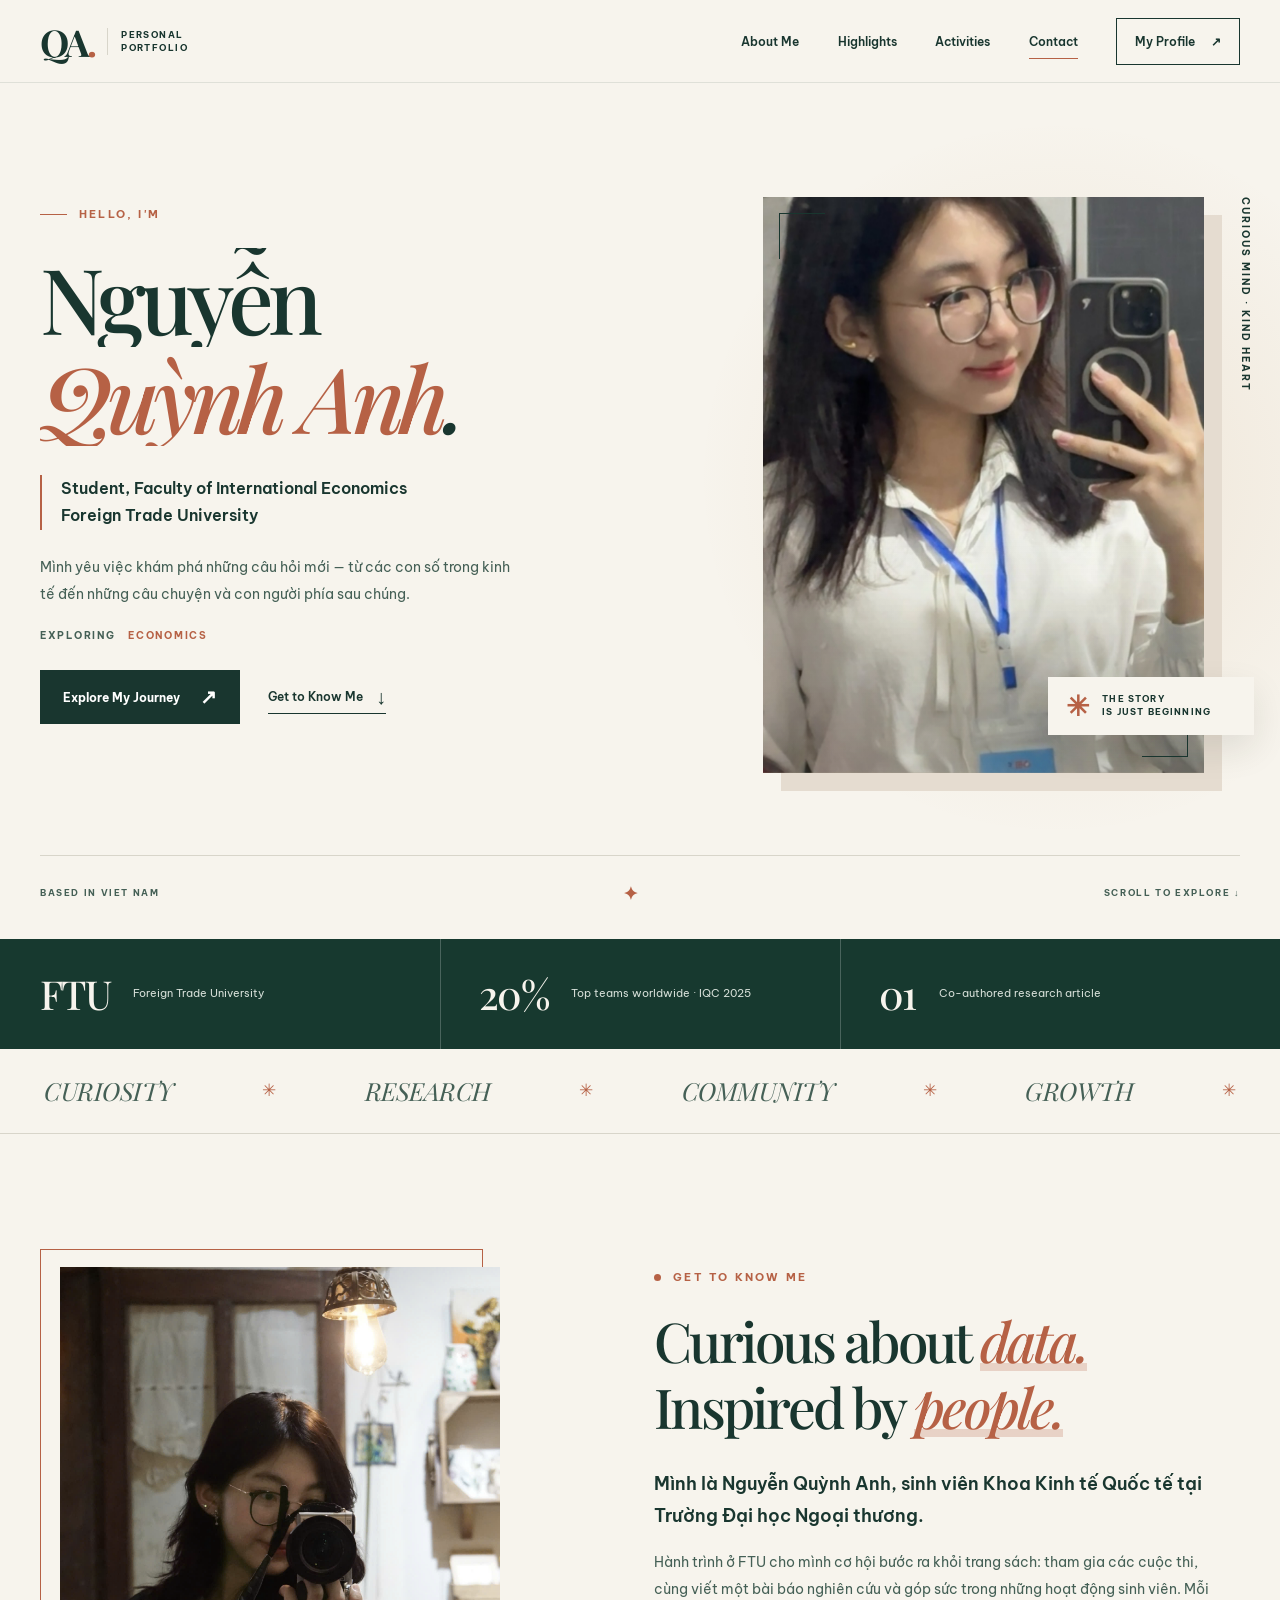
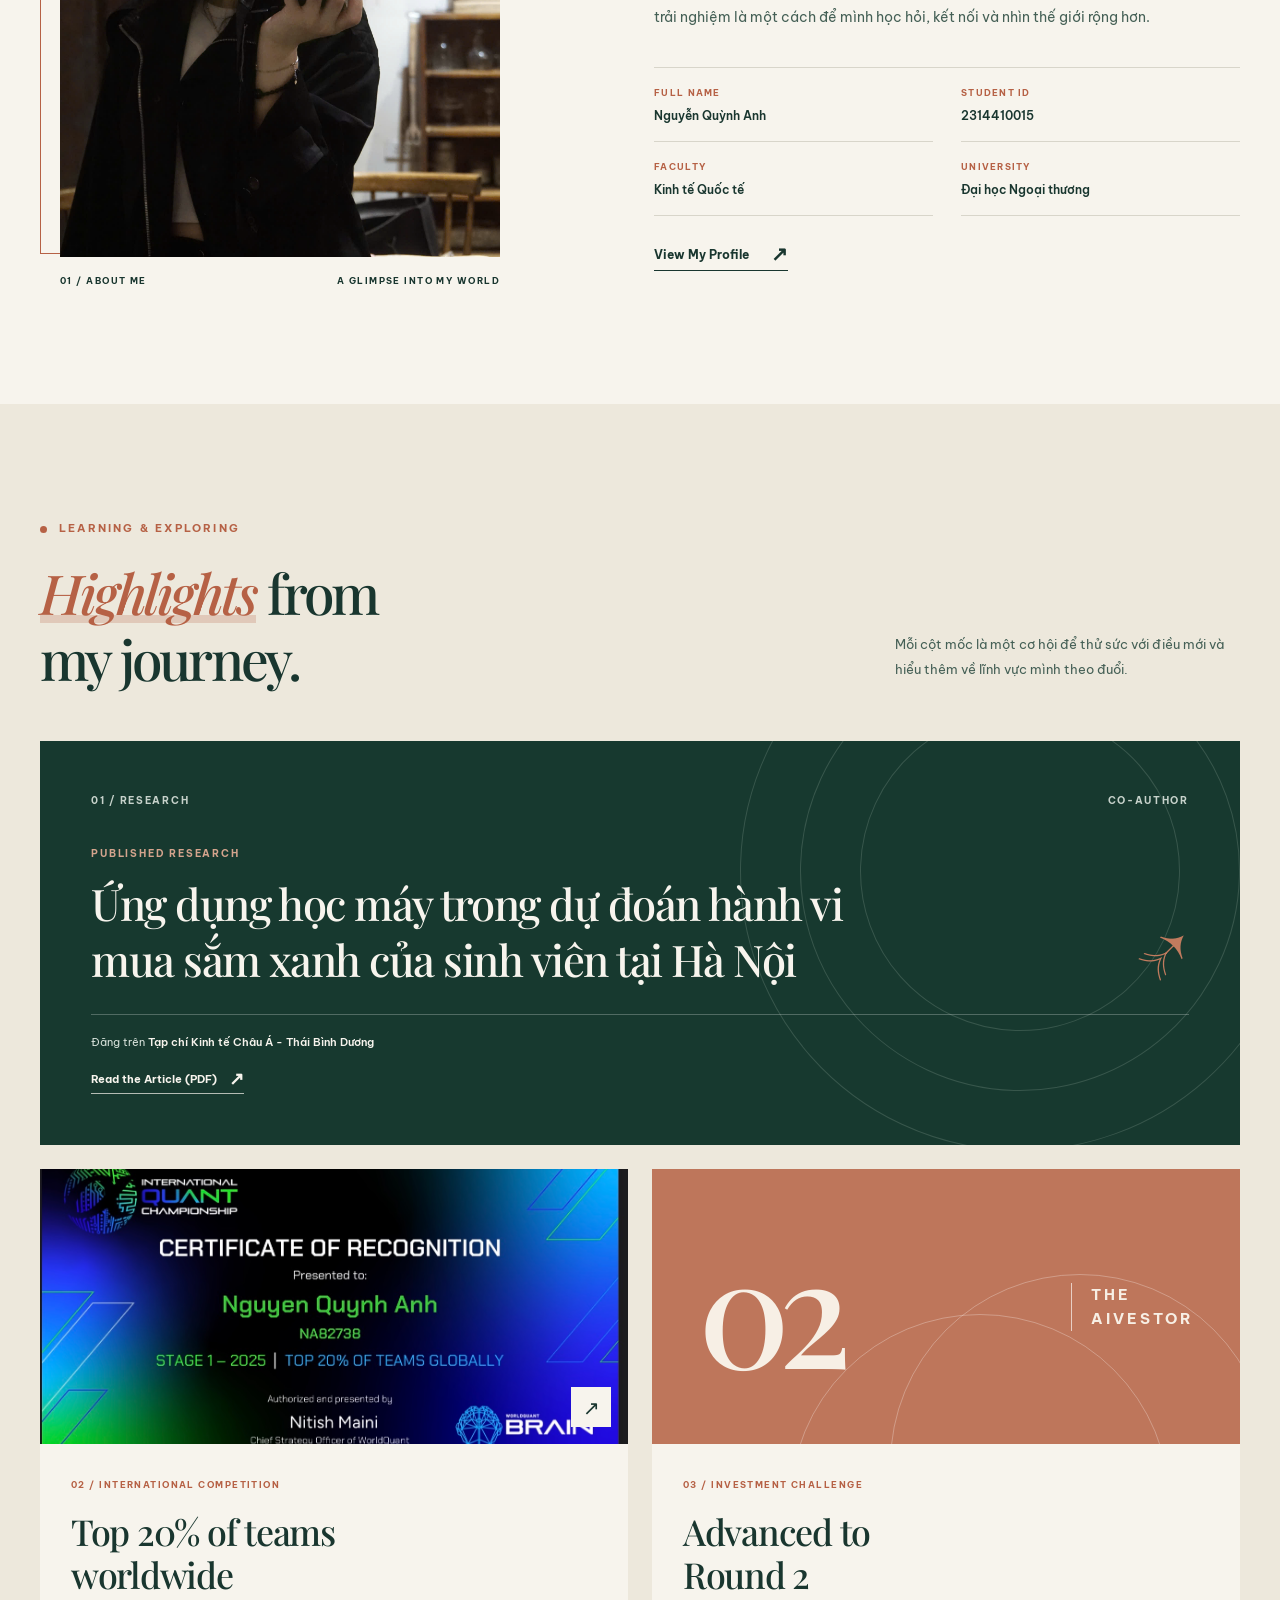
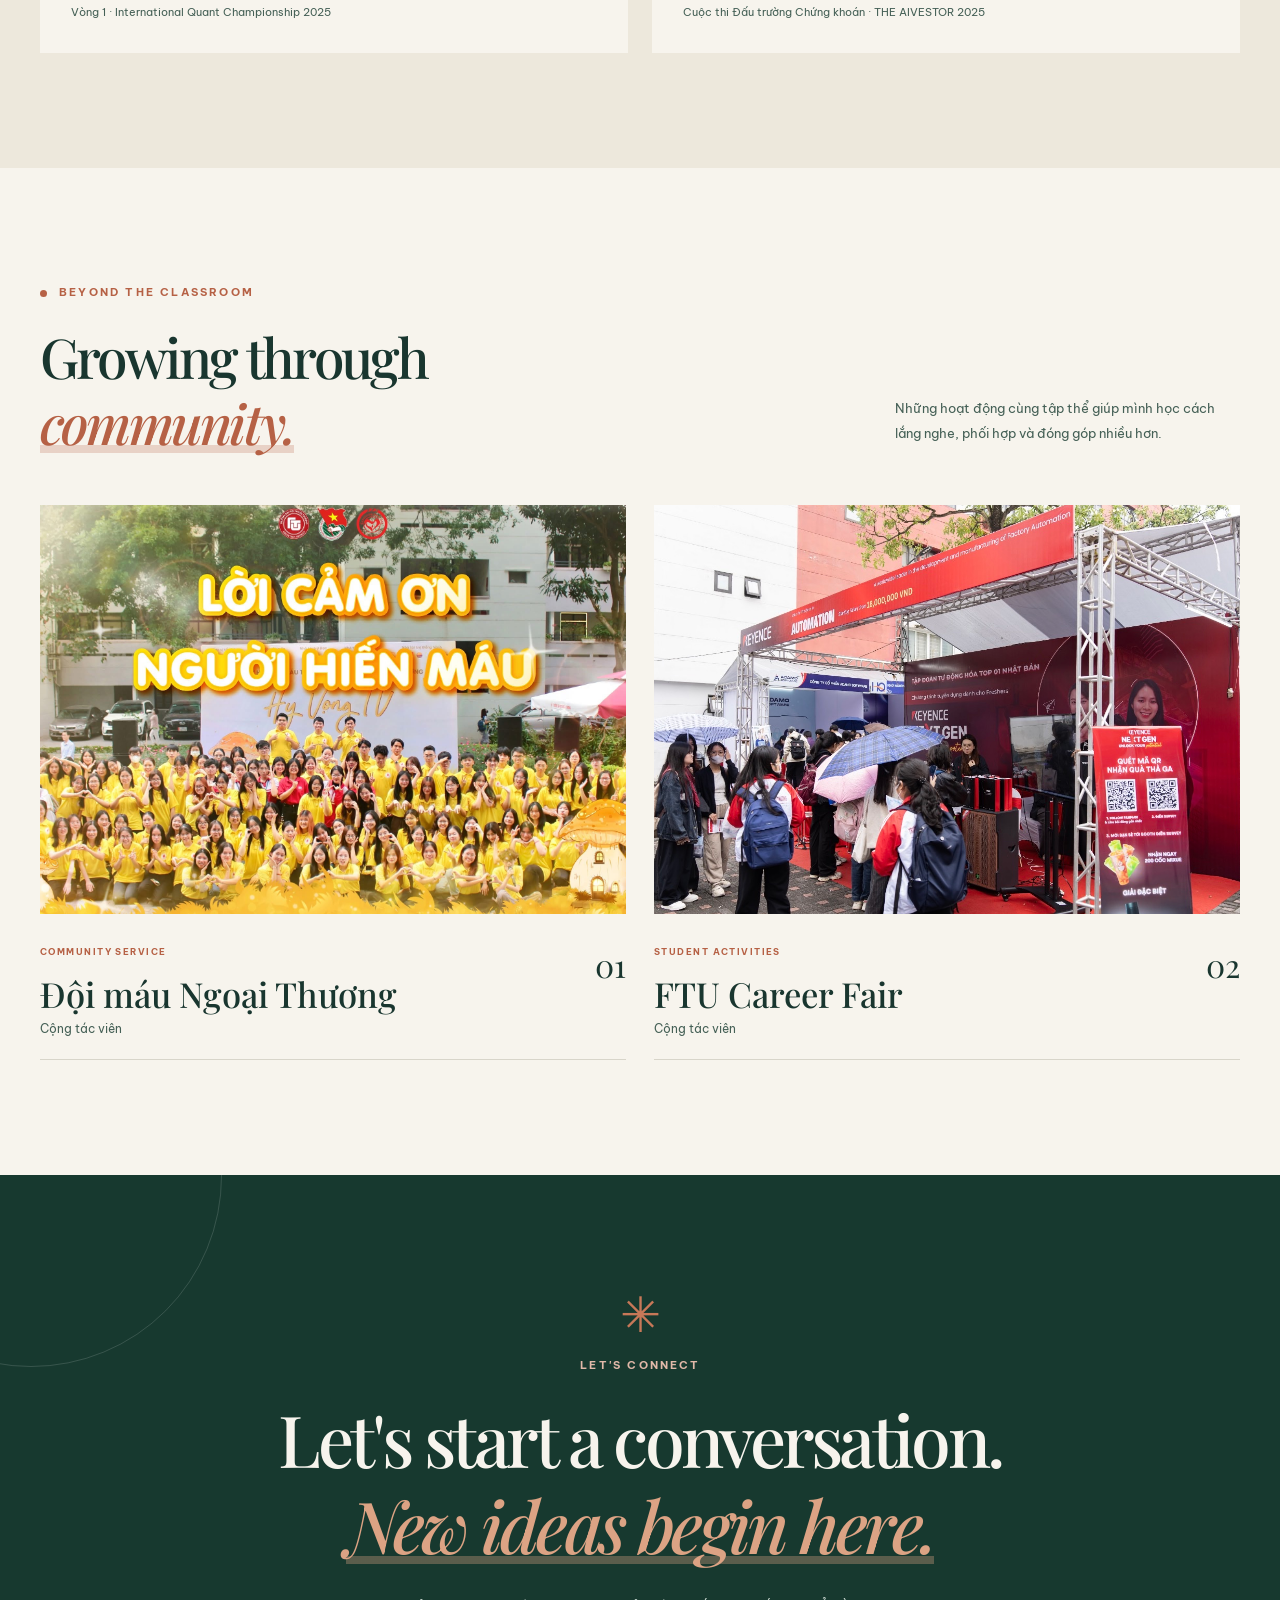
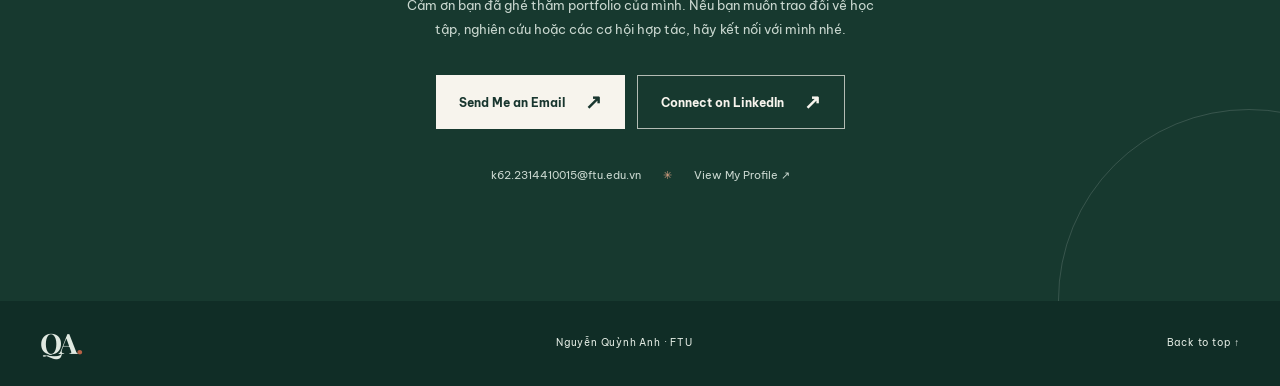
<file: index.html>
<!doctype html>
<html lang="vi">
  <head>
    <meta charset="UTF-8" />
    <meta name="viewport" content="width=device-width, initial-scale=1" />
    <meta name="theme-color" content="#f7f4ed" />
    <meta name="description" content="Portfolio của Nguyễn Quỳnh Anh — sinh viên Khoa Kinh tế Quốc tế, Trường Đại học Ngoại thương. Khám phá hành trình nghiên cứu, cuộc thi và hoạt động cộng đồng." />
    <meta property="og:title" content="Nguyễn Quỳnh Anh — Portfolio" />
    <meta property="og:description" content="Kinh tế, dữ liệu và những kết nối có ý nghĩa." />
    <meta property="og:type" content="website" />
    <meta property="og:image" content="assets/images/profile-portrait.jpg" />
    <title>Nguyễn Quỳnh Anh — Portfolio</title>
    <link rel="icon" href="assets/icons/favicon.svg" type="image/svg+xml" />
    <link rel="preconnect" href="https://fonts.googleapis.com" />
    <link rel="preconnect" href="https://fonts.gstatic.com" crossorigin />
    <link href="https://fonts.googleapis.com/css2?family=Be+Vietnam+Pro:wght@400;500;600;700&family=Playfair+Display:ital,wght@0,500;0,600;0,700;1,500;1,600&display=swap" rel="stylesheet" />
    <link rel="stylesheet" href="assets/css/main.css?v=journal-link-1" />
    <script src="assets/js/main.js?v=hero-fix-1" defer></script>
  </head>
  <body>
    <a class="skip-link" href="#main">Skip to content</a>
    <div class="page-progress" aria-hidden="true"></div>

    <header class="site-header" id="dau-trang">
      <div class="container header-inner">
        <a class="brand" href="#dau-trang" aria-label="Nguyễn Quỳnh Anh — back to top">
          <span class="brand-mark">QA<span>.</span></span>
          <span class="brand-label">PERSONAL<br />PORTFOLIO</span>
        </a>

        <button class="menu-toggle" type="button" aria-expanded="false" aria-controls="primary-nav" aria-label="Open menu">
          <span></span><span></span>
        </button>

        <nav class="primary-nav" id="primary-nav" aria-label="Primary navigation">
          <a href="#ve-minh">About Me</a>
          <a href="#dau-an">Highlights</a>
          <a href="#hoat-dong">Activities</a>
          <a href="#lien-he">Contact</a>
          <a class="nav-cta" href="pages/cv.html">My Profile <span aria-hidden="true">↗</span></a>
        </nav>
      </div>
    </header>

    <main id="main">
      <section class="hero section-pad" aria-labelledby="hero-title">
        <div class="hero-glow" aria-hidden="true"></div>
        <div class="container hero-grid">
          <div class="hero-copy">
            <div class="eyebrow"><span class="eyebrow-line"></span> HELLO, I'M</div>
            <h1 id="hero-title"><span class="hero-title-line"><span>Nguyễn</span></span><br class="hero-fallback-break" /><span class="hero-title-line"><em>Quỳnh Anh<span class="period">.</span></em></span></h1>
            <p class="hero-role">Student, Faculty of International Economics<br />Foreign Trade University</p>
            <p class="hero-intro">Mình yêu việc khám phá những câu hỏi mới — từ các con số trong kinh tế đến những câu chuyện và con người phía sau chúng.</p>
            <p class="hero-focus"><span class="focus-label">EXPLORING</span> <span class="focus-word">ECONOMICS</span></p>
            <div class="hero-actions">
              <a class="button button-dark" href="#dau-an">Explore My Journey <span aria-hidden="true">↗</span></a>
              <a class="text-link" href="#ve-minh">Get to Know Me <span aria-hidden="true">↓</span></a>
            </div>
          </div>

          <div class="hero-visual">
            <div class="hero-photo-wrap">
              <span class="photo-corner photo-corner-top" aria-hidden="true"></span>
              <img class="hero-photo" src="assets/images/profile-portrait.jpg" alt="Chân dung Nguyễn Quỳnh Anh" width="1278" height="2560" fetchpriority="high" />
              <span class="photo-corner photo-corner-bottom" aria-hidden="true"></span>
            </div>
            <div class="hero-image-note"><span class="note-star" aria-hidden="true">✳</span> THE STORY<br />IS JUST BEGINNING</div>
            <span class="hero-vertical" aria-hidden="true">CURIOUS MIND · KIND HEART</span>
          </div>
        </div>
        <div class="container hero-bottom"><span>BASED IN VIET NAM</span><span class="hero-bottom-center" aria-hidden="true">✦</span><a href="#ve-minh">SCROLL TO EXPLORE <span aria-hidden="true">↓</span></a></div>
      </section>

      <div class="fact-strip" aria-label="Thông tin nổi bật">
        <div class="container fact-grid">
          <div class="fact reveal"><strong>FTU</strong><span>Foreign Trade University</span></div>
          <div class="fact reveal"><strong data-count="20" data-suffix="%">20%</strong><span>Top teams worldwide · IQC 2025</span></div>
          <div class="fact reveal"><strong data-count="1" data-pad="2">01</strong><span>Co-authored research article</span></div>
        </div>
      </div>

      <div class="word-band" aria-hidden="true">
        <div class="word-band-track">
          <div class="word-band-group"><span>CURIOSITY</span><i>✳</i><span>RESEARCH</span><i>✳</i><span>COMMUNITY</span><i>✳</i><span>GROWTH</span><i>✳</i></div>
          <div class="word-band-group"><span>CURIOSITY</span><i>✳</i><span>RESEARCH</span><i>✳</i><span>COMMUNITY</span><i>✳</i><span>GROWTH</span><i>✳</i></div>
        </div>
      </div>

      <section class="about section-pad" id="ve-minh" aria-labelledby="about-title">
        <div class="container about-grid">
          <div class="about-visual reveal">
            <div class="about-photo-frame">
              <img src="assets/images/profile-camera.jpg" alt="Quỳnh Anh với chiếc máy ảnh" width="1706" height="2560" loading="lazy" />
            </div>
            <div class="about-image-caption"><span>01 / ABOUT ME</span><span>A GLIMPSE INTO MY WORLD</span></div>
          </div>
          <div class="about-copy reveal">
            <p class="section-kicker"><span class="kicker-dot"></span> GET TO KNOW ME</p>
            <h2 id="about-title">Curious about <em>data.</em><br />Inspired by <em>people.</em></h2>
            <p class="about-lead">Mình là Nguyễn Quỳnh Anh, sinh viên Khoa Kinh tế Quốc tế tại Trường Đại học Ngoại thương.</p>
            <p>Hành trình ở FTU cho mình cơ hội bước ra khỏi trang sách: tham gia các cuộc thi, cùng viết một bài báo nghiên cứu và góp sức trong những hoạt động sinh viên. Mỗi trải nghiệm là một cách để mình học hỏi, kết nối và nhìn thế giới rộng hơn.</p>
            <dl class="identity-list">
              <div><dt>FULL NAME</dt><dd>Nguyễn Quỳnh Anh</dd></div>
              <div><dt>STUDENT ID</dt><dd>2314410015</dd></div>
              <div><dt>FACULTY</dt><dd>Kinh tế Quốc tế</dd></div>
              <div><dt>UNIVERSITY</dt><dd>Đại học Ngoại thương</dd></div>
            </dl>
            <a class="inline-arrow" href="pages/cv.html">View My Profile <span aria-hidden="true">↗</span></a>
          </div>
        </div>
      </section>

      <section class="highlights section-pad" id="dau-an" aria-labelledby="highlights-title">
        <div class="container">
          <div class="section-head reveal">
            <div><p class="section-kicker"><span class="kicker-dot"></span> LEARNING & EXPLORING</p><h2 id="highlights-title"><em>Highlights</em> from<br />my journey.</h2></div>
            <p>Mỗi cột mốc là một cơ hội để thử sức với điều mới và hiểu thêm về lĩnh vực mình theo đuổi.</p>
          </div>

          <article class="research-card reveal">
            <div class="research-ornament" aria-hidden="true"><span></span><span></span><span></span></div>
            <div class="research-content">
              <div class="card-topline"><span>01 / RESEARCH</span><span>CO-AUTHOR</span></div>
              <div class="research-main"><div><p class="research-label">PUBLISHED RESEARCH</p><h3>Ứng dụng học máy trong dự đoán hành vi mua sắm xanh của sinh viên tại Hà Nội</h3></div><span class="research-symbol" aria-hidden="true">↗</span></div>
              <p class="research-publisher">Đăng trên <strong>Tạp chí Kinh tế Châu Á - Thái Bình Dương</strong></p>
              <a class="research-link" href="https://tapchiktcatbd.vn/uploads/files/20260907202247_kT4Kki_tap-chi-vien-kinh-te-so-dac-biet-t8-gni.pdf#page=195" target="_blank" rel="noopener noreferrer">Read the Article (PDF) <span aria-hidden="true">↗</span></a>
            </div>
          </article>

          <div class="achievement-grid">
            <article class="achievement-card achievement-quant reveal">
              <a class="achievement-media" href="assets/images/iqc-2025-certificate.jpg" target="_blank" rel="noopener noreferrer" aria-label="Enlarge International Quant Championship 2025 certificate">
                <img src="assets/images/iqc-2025-certificate.jpg" alt="Chứng nhận Top 20% đội thi toàn cầu vòng 1 International Quant Championship 2025" width="1273" height="684" loading="lazy" />
                <span class="media-open" aria-hidden="true">↗</span>
              </a>
              <div class="achievement-body"><span class="card-number">02 / INTERNATIONAL COMPETITION</span><h3>Top 20% of teams<br />worldwide</h3><p>Vòng 1 · International Quant Championship 2025</p></div>
            </article>
            <article class="achievement-card achievement-aivestor reveal">
              <div class="aivestor-art" aria-hidden="true"><span class="art-ring art-ring-one"></span><span class="art-ring art-ring-two"></span><span class="art-big">02</span><span class="art-small">THE<br />AIVESTOR</span></div>
              <div class="achievement-body"><span class="card-number">03 / INVESTMENT CHALLENGE</span><h3>Advanced to<br />Round 2</h3><p>Cuộc thi Đấu trường Chứng khoán · THE AIVESTOR 2025</p></div>
            </article>
          </div>
        </div>
      </section>

      <section class="activities section-pad" id="hoat-dong" aria-labelledby="activities-title">
        <div class="container">
          <div class="section-head activities-head reveal">
            <div><p class="section-kicker"><span class="kicker-dot"></span> BEYOND THE CLASSROOM</p><h2 id="activities-title">Growing through<br /><em>community.</em></h2></div>
            <p>Những hoạt động cùng tập thể giúp mình học cách lắng nghe, phối hợp và đóng góp nhiều hơn.</p>
          </div>
          <div class="activities-grid">
            <article class="activity-card reveal">
              <div class="activity-image"><img src="assets/images/blood-donation-team.jpg" alt="Tập thể Đội máu Ngoại Thương trong một hoạt động cộng đồng" width="2048" height="1365" loading="lazy" /></div>
              <div class="activity-info"><div><span>COMMUNITY SERVICE</span><h3>Đội máu Ngoại Thương</h3><p>Cộng tác viên</p></div><span class="activity-index">01</span></div>
            </article>
            <article class="activity-card reveal">
              <div class="activity-image"><img src="assets/images/ftu-career-fair.jpg" alt="Không gian sự kiện FTU Career Fair" width="1290" height="851" loading="lazy" /></div>
              <div class="activity-info"><div><span>STUDENT ACTIVITIES</span><h3>FTU Career Fair</h3><p>Cộng tác viên</p></div><span class="activity-index">02</span></div>
            </article>
          </div>
        </div>
      </section>

      <section class="closing section-pad" id="lien-he" aria-labelledby="closing-title">
        <div class="container closing-inner reveal">
          <div class="closing-star" aria-hidden="true">✳</div>
          <p class="section-kicker">LET'S CONNECT</p>
          <h2 id="closing-title">Let's start a conversation.<br /><em>New ideas begin here.</em></h2>
          <p>Cảm ơn bạn đã ghé thăm portfolio của mình. Nếu bạn muốn trao đổi về học tập, nghiên cứu hoặc các cơ hội hợp tác, hãy kết nối với mình nhé.</p>
          <div class="contact-actions"><a class="button button-light" href="mailto:k62.2314410015@ftu.edu.vn">Send Me an Email <span aria-hidden="true">↗</span></a><a class="button button-outline-light" href="https://www.linkedin.com/in/qu%E1%BB%B3nh-anh-nguy%E1%BB%85n-b60a093b4/" target="_blank" rel="noopener noreferrer">Connect on LinkedIn <span aria-hidden="true">↗</span></a></div>
          <div class="contact-details"><a href="mailto:k62.2314410015@ftu.edu.vn">k62.2314410015@ftu.edu.vn</a><span aria-hidden="true">✳</span><a href="pages/cv.html">View My Profile ↗</a></div>
        </div>
      </section>
    </main>

    <dialog class="image-lightbox" id="certificate-lightbox" aria-label="International Quant Championship 2025 certificate">
      <div class="lightbox-inner">
        <button class="lightbox-close" type="button" aria-label="Close image">×</button>
        <img src="assets/images/iqc-2025-certificate.jpg" alt="Chứng nhận Top 20% đội thi toàn cầu vòng 1 International Quant Championship 2025" width="1273" height="684" />
        <p>International Quant Championship 2025 · Top 20% of teams worldwide</p>
      </div>
    </dialog>

    <button class="back-to-top" type="button" aria-label="Back to top">↑</button>

    <footer class="site-footer">
      <div class="container footer-inner"><a class="footer-brand" href="#dau-trang">QA<span>.</span></a><span>Nguyễn Quỳnh Anh · FTU</span><a href="#dau-trang">Back to top ↑</a></div>
    </footer>
  </body>
</html>
</file>
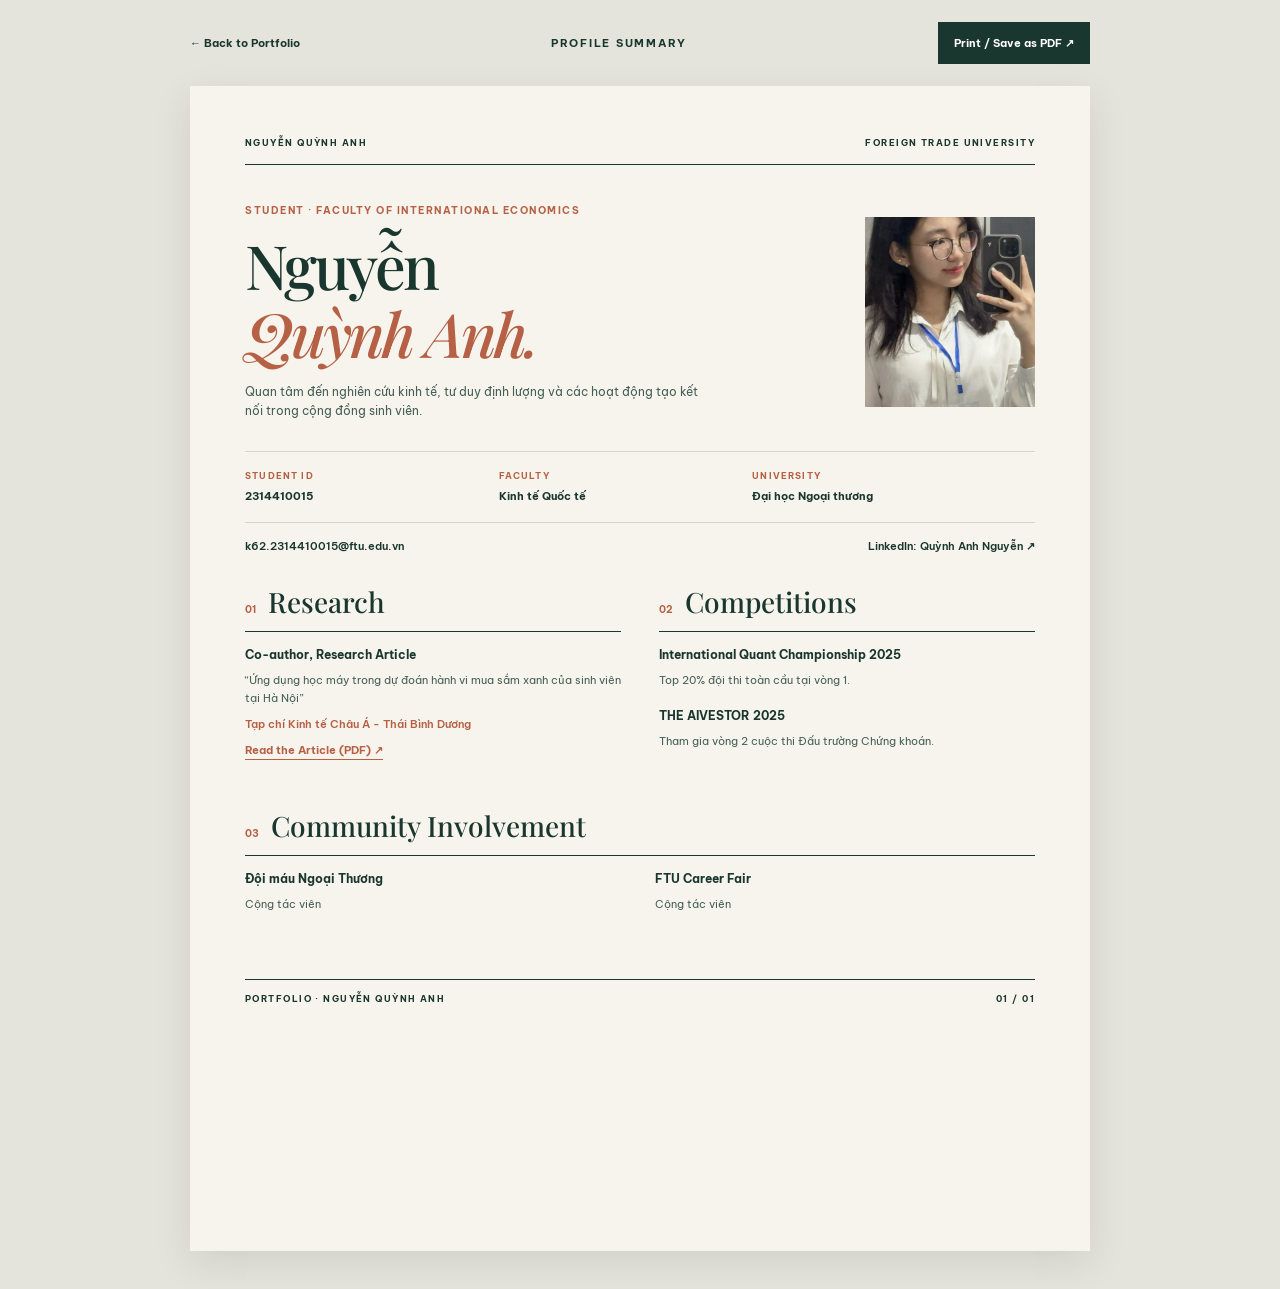
<file: pages/cv.html>
<!doctype html>
<html lang="vi">
  <head>
    <meta charset="UTF-8" />
    <meta name="viewport" content="width=device-width, initial-scale=1" />
    <meta name="theme-color" content="#f7f4ed" />
    <meta name="description" content="Hồ sơ tóm tắt của Nguyễn Quỳnh Anh, sinh viên Khoa Kinh tế Quốc tế, Trường Đại học Ngoại thương." />
    <title>Profile Summary — Nguyễn Quỳnh Anh</title>
    <link rel="icon" href="../assets/icons/favicon.svg" type="image/svg+xml" />
    <link rel="preconnect" href="https://fonts.googleapis.com" />
    <link rel="preconnect" href="https://fonts.gstatic.com" crossorigin />
    <link href="https://fonts.googleapis.com/css2?family=Be+Vietnam+Pro:wght@400;500;600;700&family=Playfair+Display:ital,wght@0,500;0,600;0,700;1,500;1,600&display=swap" rel="stylesheet" />
    <link rel="stylesheet" href="../assets/css/cv.css?v=journal-link-1" />
  </head>
  <body>
    <header class="cv-toolbar"><a href="../index.html">← Back to Portfolio</a><span>PROFILE SUMMARY</span><button type="button" onclick="window.print()">Print / Save as PDF ↗</button></header>
    <main class="cv-sheet">
      <div class="cv-topline"><span>NGUYỄN QUỲNH ANH</span><span>FOREIGN TRADE UNIVERSITY</span></div>
      <header class="cv-header">
        <div><p class="cv-eyebrow">STUDENT · FACULTY OF INTERNATIONAL ECONOMICS</p><h1>Nguyễn<br /><em>Quỳnh Anh.</em></h1><p class="cv-summary">Quan tâm đến nghiên cứu kinh tế, tư duy định lượng và các hoạt động tạo kết nối trong cộng đồng sinh viên.</p></div>
        <img src="../assets/images/profile-portrait.jpg" alt="Chân dung Nguyễn Quỳnh Anh" width="1278" height="2560" />
      </header>
      <div class="cv-meta"><div><span>STUDENT ID</span><strong>2314410015</strong></div><div><span>FACULTY</span><strong>Kinh tế Quốc tế</strong></div><div><span>UNIVERSITY</span><strong>Đại học Ngoại thương</strong></div></div>
      <div class="cv-contact"><a href="mailto:k62.2314410015@ftu.edu.vn">k62.2314410015@ftu.edu.vn</a><a href="https://www.linkedin.com/in/qu%E1%BB%B3nh-anh-nguy%E1%BB%85n-b60a093b4/" target="_blank" rel="noopener noreferrer">LinkedIn: Quỳnh Anh Nguyễn ↗</a></div>
      <div class="cv-columns">
        <section><h2><span>01</span> Research</h2><article><h3>Co-author, Research Article</h3><p>“Ứng dụng học máy trong dự đoán hành vi mua sắm xanh của sinh viên tại Hà Nội”</p><p class="cv-sub">Tạp chí Kinh tế Châu Á - Thái Bình Dương</p><a class="cv-publication-link" href="https://tapchiktcatbd.vn/uploads/files/20260907202247_kT4Kki_tap-chi-vien-kinh-te-so-dac-biet-t8-gni.pdf#page=195" target="_blank" rel="noopener noreferrer">Read the Article (PDF) ↗</a></article></section>
        <section><h2><span>02</span> Competitions</h2><article><h3>International Quant Championship 2025</h3><p>Top 20% đội thi toàn cầu tại vòng 1.</p></article><article><h3>THE AIVESTOR 2025</h3><p>Tham gia vòng 2 cuộc thi Đấu trường Chứng khoán.</p></article></section>
        <section class="cv-wide"><h2><span>03</span> Community Involvement</h2><div class="cv-activity-grid"><article><h3>Đội máu Ngoại Thương</h3><p>Cộng tác viên</p></article><article><h3>FTU Career Fair</h3><p>Cộng tác viên</p></article></div></section>
      </div>
      <footer class="cv-footer"><span>PORTFOLIO · NGUYỄN QUỲNH ANH</span><span>01 / 01</span></footer>
    </main>
  </body>
</html>
</file>
<file: assets/css/main.css>
:root {
  --paper: #f7f4ed;
  --paper-deep: #ede8dc;
  --ink: #19362f;
  --ink-soft: #456056;
  --forest: #17392f;
  --rust: #b66145;
  --line: #d8d5ca;
  --font-body: "Be Vietnam Pro", Arial, sans-serif;
  --font-display: "Playfair Display", Georgia, serif;
}

* { box-sizing: border-box; }
html { scroll-behavior: smooth; scroll-padding-top: 92px; }
body { margin: 0; overflow-x: hidden; background: var(--paper); color: var(--ink); font-family: var(--font-body); font-size: 15px; line-height: 1.75; }
img { display: block; max-width: 100%; }
a { color: inherit; text-decoration: none; }
button { font: inherit; }
::selection { background: #d4b3a1; color: var(--ink); }
:focus-visible { outline: 3px solid var(--rust); outline-offset: 4px; }
.container { width: min(100% - 80px, 1320px); margin-inline: auto; }
.section-pad { padding-block: clamp(88px, 9vw, 142px); }
.skip-link { position: absolute; z-index: 1000; top: -80px; left: 24px; padding: 12px 18px; background: var(--ink); color: white; }
.skip-link:focus { top: 15px; }
.page-progress { position: fixed; z-index: 100; top: 0; left: 0; width: 0; height: 3px; background: var(--rust); }

/* Header */
.site-header { position: sticky; z-index: 50; top: 0; background: rgba(247, 244, 237, .94); border-bottom: 1px solid rgba(25, 54, 47, .1); backdrop-filter: blur(18px); }
.header-inner { display: flex; min-height: 82px; align-items: center; justify-content: space-between; gap: 30px; }
.brand { display: inline-flex; align-items: center; gap: 13px; flex-shrink: 0; }
.brand-mark { font-family: var(--font-display); font-weight: 700; font-size: 37px; line-height: 1; letter-spacing: -.08em; }
.brand-mark span, .footer-brand span { color: var(--rust); }
.brand-label { padding-left: 13px; border-left: 1px solid var(--line); font-size: 9px; font-weight: 700; letter-spacing: .16em; line-height: 1.5; }
.primary-nav { display: flex; align-items: center; gap: clamp(22px, 3vw, 48px); }
.primary-nav a { position: relative; font-size: 12px; font-weight: 600; transition: color .2s; }
.primary-nav a:not(.nav-cta)::after { position: absolute; right: 0; bottom: -7px; left: 0; height: 1px; background: var(--rust); content: ""; transform: scaleX(0); transform-origin: left; transition: transform .25s; }
.primary-nav a:not(.nav-cta):hover::after, .primary-nav a[aria-current="location"]::after { transform: scaleX(1); }
.primary-nav a:hover { color: var(--rust); }
.primary-nav .nav-cta { display: inline-flex; align-items: center; gap: 16px; padding: 12px 18px; border: 1px solid var(--ink); }
.primary-nav .nav-cta:hover { background: var(--ink); color: var(--paper); }
.menu-toggle { display: none; }

/* Hero */
.hero { position: relative; padding-top: clamp(66px, 7vw, 110px); padding-bottom: 30px; overflow: hidden; }
.hero-glow { position: absolute; top: 5%; right: -10%; width: 55vw; height: 55vw; border-radius: 50%; background: radial-gradient(circle, #eee4d5 0%, rgba(238,228,213,0) 72%); pointer-events: none; }
.hero-grid { position: relative; display: grid; grid-template-columns: minmax(0, 1.14fr) minmax(0, .86fr); align-items: center; gap: clamp(50px, 7vw, 120px); min-height: 560px; }
.hero-copy { position: relative; z-index: 2; padding-bottom: 40px; }
.eyebrow, .section-kicker { display: flex; align-items: center; gap: 12px; margin: 0 0 24px; color: var(--rust); font-size: 11px; font-weight: 700; letter-spacing: .2em; }
.eyebrow-line { display: inline-block; width: 27px; height: 1px; background: var(--rust); }
.hero h1 { margin: 0; font-family: var(--font-display); font-size: clamp(67px, 7.1vw, 112px); font-weight: 500; line-height: 1.09; letter-spacing: -.065em; }
.hero h1 em, h2 em { color: var(--rust); font-weight: 500; }
.hero h1 em { white-space: nowrap; }
.period { color: var(--ink); }
.hero-role { margin: 29px 0 0; padding-left: 19px; border-left: 2px solid var(--rust); font-size: clamp(15px, 1.25vw, 18px); font-weight: 600; line-height: 1.7; }
.hero-intro { max-width: 485px; margin: 24px 0 0; color: var(--ink-soft); font-size: 14px; line-height: 1.95; }
.hero-actions { display: flex; flex-wrap: wrap; align-items: center; gap: 28px; margin-top: 36px; }
.button { display: inline-flex; min-height: 54px; align-items: center; justify-content: center; gap: 20px; padding: 14px 23px; font-size: 12px; font-weight: 700; transition: background .25s, color .25s, transform .25s; }
.button:hover { transform: translateY(-3px); }
.button-dark { background: var(--ink); color: white; }
.button-dark:hover { background: var(--rust); }
.button span, .text-link span, .inline-arrow span { font-size: 20px; line-height: 1; }
.text-link { display: inline-flex; align-items: center; gap: 13px; border-bottom: 1px solid var(--ink); padding-block: 6px; font-size: 12px; font-weight: 600; }
.text-link:hover { color: var(--rust); border-color: var(--rust); }
.hero-visual { position: relative; width: min(100%, 520px); margin-left: auto; padding: 24px 36px 24px 0; }
.hero-photo-wrap { position: relative; height: clamp(500px, 45vw, 650px); background: #d7c4ae; box-shadow: 18px 18px 0 #e5dcd0; }
.hero-photo-wrap::after { position: absolute; inset: 0; background: linear-gradient(0deg, rgba(32, 26, 22, .16), transparent 42%); content: ""; pointer-events: none; }
.hero-photo { width: 100%; height: 100%; object-fit: cover; object-position: center 24%; }
.photo-corner { position: absolute; z-index: 2; width: 46px; height: 46px; border-color: white; pointer-events: none; }
.photo-corner-top { top: 16px; left: 16px; border-top: 1px solid; border-left: 1px solid; }
.photo-corner-bottom { right: 16px; bottom: 16px; border-right: 1px solid; border-bottom: 1px solid; }
.hero-image-note { position: absolute; z-index: 3; right: -14px; bottom: 62px; display: flex; align-items: center; gap: 12px; min-width: 206px; padding: 15px 18px; background: var(--paper); box-shadow: 0 14px 35px rgba(29, 35, 31, .1); font-size: 9px; font-weight: 700; letter-spacing: .13em; line-height: 1.4; }
.note-star { color: var(--rust); font-size: 28px; line-height: 1; }
.hero-vertical { position: absolute; right: -14px; top: 24px; font-size: 10px; font-weight: 700; letter-spacing: .2em; writing-mode: vertical-rl; }
.hero-bottom { display: flex; justify-content: space-between; align-items: center; margin-top: 58px; padding-top: 22px; border-top: 1px solid var(--line); color: var(--ink-soft); font-size: 9px; font-weight: 700; letter-spacing: .18em; }
.hero-bottom a:hover { color: var(--rust); }
.hero-bottom-center { color: var(--rust); font-size: 18px; }

/* Facts */
.fact-strip { background: var(--forest); color: var(--paper); }
.fact-grid { display: grid; grid-template-columns: repeat(3, 1fr); }
.fact { display: flex; align-items: center; gap: 23px; min-height: 110px; padding: 18px 38px; }
.fact:first-child { padding-left: 0; }
.fact + .fact { border-left: 1px solid rgba(255,255,255,.22); }
.fact strong { font-family: var(--font-display); font-size: 40px; font-weight: 500; letter-spacing: -.04em; line-height: 1; }
.fact span { max-width: 190px; color: #d6dfd8; font-size: 11px; line-height: 1.6; }

/* Shared sections */
.section-kicker { margin-bottom: 20px; }
.kicker-dot { width: 7px; height: 7px; border-radius: 50%; background: var(--rust); }
h2 { margin: 0; font-family: var(--font-display); font-size: clamp(45px, 4.3vw, 68px); font-weight: 500; line-height: 1.2; letter-spacing: -.05em; }
.reveal { transition: opacity .7s ease, transform .7s ease; }
.has-js .reveal { opacity: 0; transform: translateY(28px); }
.has-js .reveal.is-visible { opacity: 1; transform: translateY(0); }

/* About */
.about-grid { display: grid; grid-template-columns: minmax(0, .83fr) minmax(0, 1fr); align-items: center; gap: clamp(70px, 10vw, 160px); }
.about-visual { position: relative; max-width: 460px; padding: 18px 0 0 20px; }
.about-visual::before { position: absolute; top: 0; right: 17px; bottom: 35px; left: 0; border: 1px solid var(--rust); content: ""; }
.about-photo-frame { position: relative; height: 590px; overflow: hidden; background: var(--paper-deep); }
.about-photo-frame img { width: 100%; height: 100%; object-fit: cover; object-position: center 38%; filter: saturate(.82); transition: transform .7s; }
.about-photo-frame:hover img { transform: scale(1.04); }
.about-image-caption { display: flex; justify-content: space-between; gap: 10px; padding-top: 16px; font-size: 9px; font-weight: 700; letter-spacing: .16em; }
.about-copy { max-width: 650px; }
.about-copy .about-lead { margin-top: 29px; color: var(--ink); font-size: 18px; font-weight: 600; line-height: 1.75; }
.about-copy > p:not(.section-kicker):not(.about-lead) { margin: 17px 0 0; max-width: 570px; color: var(--ink-soft); font-size: 14px; line-height: 1.95; }
.identity-list { display: grid; grid-template-columns: 1fr 1fr; gap: 0 28px; margin: 36px 0 25px; border-top: 1px solid var(--line); }
.identity-list div { padding: 17px 0 15px; border-bottom: 1px solid var(--line); }
.identity-list dt { margin-bottom: 4px; color: var(--rust); font-size: 9px; font-weight: 700; letter-spacing: .14em; }
.identity-list dd { margin: 0; font-size: 12px; font-weight: 600; }
.inline-arrow { display: inline-flex; align-items: center; justify-content: space-between; gap: 22px; border-bottom: 1px solid var(--ink); padding-bottom: 5px; font-size: 12px; font-weight: 700; }
.inline-arrow:hover { color: var(--rust); border-color: var(--rust); }

/* Highlights */
.highlights { background: var(--paper-deep); }
.section-head { display: flex; justify-content: space-between; align-items: end; gap: 50px; margin-bottom: 50px; }
.section-head > p { max-width: 345px; margin: 0 0 9px; color: var(--ink-soft); font-size: 13px; line-height: 1.9; }
.research-card { position: relative; min-height: 395px; overflow: hidden; background: var(--forest); color: var(--paper); }
.research-content { position: relative; z-index: 2; display: flex; flex-direction: column; min-height: 395px; padding: clamp(26px, 4vw, 52px); }
.card-topline { display: flex; justify-content: space-between; gap: 16px; color: #c7d2cb; font-size: 10px; font-weight: 700; letter-spacing: .17em; }
.research-main { display: flex; align-items: end; justify-content: space-between; gap: 40px; margin-top: auto; }
.research-label { margin: 36px 0 13px; color: #d4a48d; font-size: 10px; font-weight: 700; letter-spacing: .18em; }
.research-main h3 { max-width: 780px; margin: 0; font-family: var(--font-display); font-size: clamp(30px, 3.4vw, 51px); font-weight: 500; line-height: 1.28; letter-spacing: -.035em; }
.research-symbol { color: #c17b5e; font-family: var(--font-display); font-size: 82px; line-height: 1; }
.research-publisher { margin: 27px 0 0; padding-top: 18px; border-top: 1px solid rgba(255,255,255,.25); color: #d8e2db; font-size: 11px; }
.research-publisher strong { color: var(--paper); font-weight: 600; }
.research-link { display: inline-flex; align-self: flex-start; align-items: center; gap: 12px; margin-top: 17px; border-bottom: 1px solid rgba(247,244,237,.7); padding-bottom: 4px; color: var(--paper); font-size: 11px; font-weight: 700; transition: color .25s, border-color .25s; }
.research-link:hover { border-color: #e9b9a5; color: #e9b9a5; }
.research-link span { font-size: 18px; line-height: 1; transition: transform .25s; }
.research-link:hover span { transform: translate(3px, -3px); }
.research-ornament { position: absolute; top: -150px; right: -60px; width: 560px; height: 560px; opacity: .18; transform: rotate(-20deg); }
.research-ornament span { position: absolute; inset: 0; border: 1px solid #c8d8ca; border-radius: 50%; }
.research-ornament span:nth-child(2) { inset: 60px; }
.research-ornament span:nth-child(3) { inset: 120px; }
.achievement-grid { display: grid; grid-template-columns: 1fr 1fr; gap: 24px; margin-top: 24px; }
.achievement-card { overflow: hidden; background: var(--paper); }
.achievement-media, .aivestor-art { position: relative; display: block; height: 275px; overflow: hidden; background: #d2d9d0; }
.achievement-media img { width: 100%; height: 100%; object-fit: cover; object-position: center; transition: transform .6s; }
.achievement-media:hover img { transform: scale(1.05); }
.media-open { position: absolute; right: 17px; bottom: 17px; display: grid; width: 40px; height: 40px; place-items: center; background: var(--paper); color: var(--ink); font-size: 20px; }
.achievement-body { min-height: 195px; padding: 26px 31px 31px; }
.card-number { color: var(--rust); font-size: 9px; font-weight: 700; letter-spacing: .16em; }
.achievement-body h3 { margin: 14px 0 8px; font-family: var(--font-display); font-size: clamp(29px, 2.8vw, 42px); font-weight: 500; line-height: 1.18; letter-spacing: -.035em; }
.achievement-body p { margin: 0; color: var(--ink-soft); font-size: 11px; }
.aivestor-art { display: flex; align-items: center; justify-content: space-between; padding: 20px 46px; background: #be765b; color: #f7efe5; }
.art-ring { position: absolute; width: 380px; height: 380px; border: 1px solid rgba(255,255,255,.28); border-radius: 50%; }
.art-ring-one { right: -30px; bottom: -210px; }
.art-ring-two { right: 70px; bottom: -250px; }
.art-big { position: relative; font-family: var(--font-display); font-size: 150px; font-weight: 500; line-height: 1; letter-spacing: -.08em; }
.art-small { position: relative; border-left: 1px solid rgba(255,255,255,.65); padding-left: 19px; font-size: 15px; font-weight: 700; letter-spacing: .2em; line-height: 1.6; }

/* Activities */
.activities-grid { display: grid; grid-template-columns: 1fr 1fr; gap: 28px; }
.activity-card { min-width: 0; }
.activity-image { height: clamp(300px, 32vw, 420px); overflow: hidden; background: var(--paper-deep); }
.activity-image img { width: 100%; height: 100%; object-fit: cover; transition: transform .6s; }
.activity-card:first-child .activity-image img { object-position: center 45%; }
.activity-card:nth-child(2) .activity-image img { object-position: center; }
.activity-card:hover .activity-image img { transform: scale(1.045); }
.activity-info { display: flex; justify-content: space-between; gap: 24px; padding: 23px 0 20px; border-bottom: 1px solid var(--line); }
.activity-info span:not(.activity-index) { color: var(--rust); font-size: 9px; font-weight: 700; letter-spacing: .16em; }
.activity-info h3 { margin: 8px 0 1px; font-family: var(--font-display); font-size: clamp(26px, 2.7vw, 38px); font-weight: 500; line-height: 1.3; }
.activity-info p { margin: 0; color: var(--ink-soft); font-size: 12px; }
.activity-index { font-family: var(--font-display); font-size: 32px; }

/* Closing */
.closing { position: relative; overflow: hidden; background: var(--forest); color: var(--paper); text-align: center; }
.closing::before, .closing::after { position: absolute; width: 380px; height: 380px; border: 1px solid rgba(255,255,255,.14); border-radius: 50%; content: ""; }
.closing::before { top: -190px; left: -160px; }
.closing::after { right: -160px; bottom: -190px; }
.closing-inner { position: relative; z-index: 2; display: flex; flex-direction: column; align-items: center; }
.closing-star { margin-bottom: 17px; color: #c77858; font-size: 49px; line-height: 1; }
.closing .section-kicker { color: #e1b9a9; }
.closing h2 { font-size: clamp(46px, 5.6vw, 82px); }
.closing h2 em { color: #dca384; }
.closing-inner > p:not(.section-kicker) { max-width: 480px; margin: 26px auto 34px; color: #c9d7cf; font-size: 13px; line-height: 1.85; }
.button-light { background: var(--paper); color: var(--ink); }
.button-light:hover { background: #e9c6b4; }
.contact-actions { display: flex; flex-wrap: wrap; justify-content: center; gap: 12px; }
.button-outline-light { border: 1px solid rgba(247,244,237,.7); color: var(--paper); }
.button-outline-light:hover { background: var(--paper); color: var(--ink); }
.contact-details { display: flex; align-items: center; gap: 22px; margin-top: 37px; color: #c9d7cf; font-size: 11px; }
.contact-details > span { color: #dca384; }
.contact-details a:hover { color: #e9b9a5; }
.site-footer { background: #102d26; color: #e0e9e1; }
.footer-inner { display: flex; min-height: 85px; justify-content: space-between; align-items: center; gap: 22px; }
.footer-brand { font-family: var(--font-display); font-size: 28px; font-weight: 700; line-height: 1; letter-spacing: -.07em; }
.footer-inner > span, .footer-inner > a:last-child { font-size: 10px; letter-spacing: .08em; }
.footer-inner > a:last-child:hover { color: #e9b9a5; }

/* Motion and interactions */
.word-band { overflow: hidden; border-bottom: 1px solid var(--line); background: var(--paper); }
.word-band-track { display: flex; width: max-content; animation: wordBandScroll 27s linear infinite; }
.word-band:hover .word-band-track { animation-play-state: paused; }
.word-band-group { display: flex; flex: 0 0 auto; align-items: center; justify-content: space-around; gap: 30px; min-width: 100vw; min-height: 84px; padding-inline: 15px; white-space: nowrap; }
.word-band-group span { color: var(--ink-soft); font-family: var(--font-display); font-size: 25px; font-style: italic; letter-spacing: -.02em; }
.word-band-group i { color: var(--rust); font-size: 17px; font-style: normal; }

.hero-title-line { display: block; overflow: hidden; }
.hero-title-line > * { display: inline-block; padding-block: .06em; margin-block: -.06em; }
.hero-fallback-break { display: none; }
.hero-focus { display: flex; align-items: center; gap: 13px; margin: 20px 0 0; font-size: 10px; font-weight: 700; letter-spacing: .17em; line-height: 1.6; }
.focus-label { color: var(--ink-soft); }
.focus-word { display: inline-block; min-width: 10ch; color: var(--rust); transition: opacity .22s ease, transform .22s ease; }
.focus-word.is-changing { opacity: 0; transform: translateY(-6px); }
.hero-focus + .hero-actions { margin-top: 26px; }
.has-js .site-header { animation: headerEnter .65s ease both; }
.has-js .hero-copy > .eyebrow { animation: heroEnter .75s .12s both; }
.has-js .hero-title-line > * { animation: titleRise .95s cubic-bezier(.18,.8,.2,1) .2s both; }
.has-js .hero-title-line:nth-child(2) > * { animation-delay: .34s; }
.has-js .hero-copy > .hero-role { animation: heroEnter .8s .38s both; }
.has-js .hero-copy > .hero-intro { animation: heroEnter .8s .5s both; }
.has-js .hero-copy > .hero-focus { animation: heroEnter .8s .6s both; }
.has-js .hero-copy > .hero-actions { animation: heroEnter .8s .7s both; }
.has-js .hero-photo { animation: portraitUnveil 1.2s .22s both; }
.hero-glow { animation: ambientDrift 11s ease-in-out infinite alternate; }
.hero-photo-wrap { transform: perspective(1000px) rotateX(var(--tilt-x, 0deg)) rotateY(var(--tilt-y, 0deg)); transition: transform .38s ease; transform-style: preserve-3d; }
.hero-photo-wrap::before { position: absolute; z-index: 1; inset: 0; background: radial-gradient(circle at var(--glow-x, 50%) var(--glow-y, 50%), rgba(255,255,255,.2), transparent 48%); content: ""; opacity: 0; pointer-events: none; transition: opacity .3s; }
.hero-visual:hover .hero-photo-wrap::before { opacity: 1; }
.hero-image-note { animation: noteFloat 5.5s ease-in-out infinite alternate; }
.note-star, .closing-star { display: inline-block; animation: starTurn 16s linear infinite; }
.research-ornament { animation: ornamentFloat 9s ease-in-out infinite alternate; }
.art-ring { animation: ringBreathe 7s ease-in-out infinite alternate; }
.art-ring-two { animation-delay: -3s; }

.fact.reveal:nth-child(2) { transition-delay: .12s; }
.fact.reveal:nth-child(3) { transition-delay: .24s; }
.achievement-grid .reveal:nth-child(2), .activities-grid .reveal:nth-child(2) { transition-delay: .13s; }
.section-head h2 em, .about-copy h2 em, .closing h2 em { background-image: linear-gradient(rgba(182,97,69,.23), rgba(182,97,69,.23)); background-position: 0 91%; background-repeat: no-repeat; background-size: 0 8px; transition: background-size 1s cubic-bezier(.2,.7,.2,1) .2s; }
.section-head.is-visible h2 em, .about-copy.is-visible h2 em, .closing-inner.is-visible h2 em { background-size: 100% 8px; }
.closing h2 em { background-image: linear-gradient(rgba(220,163,132,.34), rgba(220,163,132,.34)); }
.has-js .about-copy .identity-list > div { opacity: 0; transform: translateX(-16px); }
.has-js .about-copy.is-visible .identity-list > div { animation: detailEnter .65s ease both; }
.has-js .about-copy.is-visible .identity-list > div:nth-child(1) { animation-delay: .2s; }
.has-js .about-copy.is-visible .identity-list > div:nth-child(2) { animation-delay: .28s; }
.has-js .about-copy.is-visible .identity-list > div:nth-child(3) { animation-delay: .36s; }
.has-js .about-copy.is-visible .identity-list > div:nth-child(4) { animation-delay: .44s; }
.about-photo-frame img { transform: scale(1.06) translateY(var(--parallax-y, 0px)); }
.about-photo-frame:hover img { transform: scale(1.1) translateY(var(--parallax-y, 0px)); }
.research-card::before { position: absolute; z-index: 1; inset: 0; background: radial-gradient(circle 240px at var(--spot-x, 60%) var(--spot-y, 50%), rgba(232,189,153,.24), transparent 75%); content: ""; opacity: 0; pointer-events: none; transition: opacity .4s; }
.research-card:hover::before { opacity: 1; }
.has-js .achievement-card.reveal .achievement-media img, .has-js .activity-card.reveal .activity-image img { clip-path: inset(0 0 100% 0); }
.has-js .achievement-card.reveal.is-visible .achievement-media img, .has-js .activity-card.reveal.is-visible .activity-image img { animation: imageUnmask .95s cubic-bezier(.25,.75,.25,1) .13s both; }
.has-js .achievement-card.reveal .achievement-body h3, .has-js .achievement-card.reveal .achievement-body p, .has-js .activity-card.reveal .activity-info > div, .has-js .activity-card.reveal .activity-index { opacity: 0; transform: translateY(16px); }
.has-js .achievement-card.reveal.is-visible .achievement-body h3, .has-js .achievement-card.reveal.is-visible .achievement-body p, .has-js .activity-card.reveal.is-visible .activity-info > div, .has-js .activity-card.reveal.is-visible .activity-index { animation: detailEnter .65s ease .26s both; }
.has-js .achievement-card.reveal.is-visible .achievement-body p, .has-js .activity-card.reveal.is-visible .activity-index { animation-delay: .38s; }
.activity-image img { transform: scale(1.08) translateY(var(--activity-y, 0px)); }
.activity-card:hover .activity-image img { transform: scale(1.12) translateY(var(--activity-y, 0px)); }
.closing::before { animation: closingOrbit 18s ease-in-out infinite alternate; }
.closing::after { animation: closingOrbit 20s ease-in-out -8s infinite alternate-reverse; }
.has-js .achievement-card.reveal.is-visible, .has-js .activity-card.reveal.is-visible { transition: opacity .7s ease, transform .55s ease, box-shadow .4s ease; }
.has-js .achievement-card.reveal.is-visible:hover, .has-js .activity-card.reveal.is-visible:hover { transform: translateY(-8px); box-shadow: 0 24px 42px rgba(25,54,47,.13); }
.activity-card:hover .activity-info { border-color: var(--rust); }
.achievement-card:hover .media-open { transform: translate(3px, -3px); }
.media-open { transition: transform .25s; }
.button { position: relative; overflow: hidden; transform: translate3d(var(--magnet-x, 0px), var(--magnet-y, 0px), 0); }
.button:hover { transform: translate3d(var(--magnet-x, 0px), calc(var(--magnet-y, 0px) - 3px), 0); }
.button::before { position: absolute; top: 0; bottom: 0; left: -70%; width: 42%; background: linear-gradient(90deg, transparent, rgba(255,255,255,.2), transparent); content: ""; transform: skewX(-20deg); transition: left .7s ease; pointer-events: none; }
.button:hover::before { left: 130%; }
.button span, .inline-arrow span, .text-link span { transition: transform .25s ease; }
.button:hover span, .inline-arrow:hover span { transform: translate(3px, -3px); }
.text-link:hover span { transform: translateY(3px); }
.primary-nav.is-open { animation: menuEnter .28s ease both; }

.image-lightbox { width: min(100% - 40px, 1000px); max-height: calc(100dvh - 40px); padding: 0; border: 0; background: var(--paper); color: var(--ink); box-shadow: 0 30px 70px rgba(0,0,0,.25); }
.image-lightbox[open] { animation: lightboxEnter .3s ease both; }
.image-lightbox::backdrop { background: rgba(10,25,20,.82); backdrop-filter: blur(7px); }
.lightbox-inner { position: relative; max-height: calc(100dvh - 40px); overflow: auto; padding: 18px; }
.lightbox-inner img { width: 100%; height: auto; max-height: calc(100dvh - 122px); object-fit: contain; }
.lightbox-inner p { margin: 12px 48px 2px 2px; font-size: 11px; font-weight: 600; }
.lightbox-close { position: absolute; z-index: 2; top: 24px; right: 24px; display: grid; width: 37px; height: 37px; place-items: center; border: 0; background: var(--paper); color: var(--ink); cursor: pointer; font-size: 27px; line-height: 1; }
.lightbox-close:hover { background: var(--rust); color: white; }
.back-to-top { position: fixed; z-index: 45; right: 26px; bottom: 26px; display: grid; width: 48px; height: 48px; place-items: center; border: 1px solid rgba(255,255,255,.45); border-radius: 50%; background: var(--forest); box-shadow: 0 12px 30px rgba(25,54,47,.2); color: white; cursor: pointer; font-size: 23px; opacity: 0; visibility: hidden; pointer-events: none; transform: translateY(14px); transition: opacity .3s, transform .3s, background .3s, visibility .3s; }
.back-to-top.is-visible { opacity: 1; visibility: visible; pointer-events: auto; transform: translateY(0); }
.back-to-top:hover { background: var(--rust); transform: translateY(-4px); }

@keyframes wordBandScroll { to { transform: translateX(-50%); } }
@keyframes headerEnter { from { opacity: 0; transform: translateY(-18px); } to { opacity: 1; transform: translateY(0); } }
@keyframes heroEnter { from { opacity: 0; transform: translateY(27px); } to { opacity: 1; transform: translateY(0); } }
@keyframes titleRise { from { opacity: 0; transform: translateY(110%) rotate(2deg); } to { opacity: 1; transform: translateY(0) rotate(0); } }
@keyframes portraitUnveil { from { opacity: .35; clip-path: inset(0 0 100% 0); } to { opacity: 1; clip-path: inset(0); } }
@keyframes ambientDrift { to { transform: translate(-28px, 22px) scale(1.07); } }
@keyframes noteFloat { to { transform: translateY(-9px); } }
@keyframes starTurn { to { transform: rotate(360deg); } }
@keyframes ornamentFloat { to { transform: translate(20px, 24px) rotate(-14deg); } }
@keyframes ringBreathe { to { transform: scale(1.12); } }
@keyframes imageUnmask { from { clip-path: inset(0 0 100% 0); } to { clip-path: inset(0); } }
@keyframes detailEnter { from { opacity: 0; transform: translateY(16px); } to { opacity: 1; transform: translateY(0); } }
@keyframes closingOrbit { to { transform: translate(35px, -18px) scale(1.13); } }
@keyframes menuEnter { from { opacity: 0; transform: translateY(-10px); } to { opacity: 1; transform: translateY(0); } }
@keyframes lightboxEnter { from { opacity: 0; transform: translateY(14px) scale(.97); } to { opacity: 1; transform: translateY(0) scale(1); } }

@media (hover: none) {
  .hero-visual:hover .hero-photo-wrap::before { opacity: 0; }
  .has-js .achievement-card.reveal.is-visible:hover, .has-js .activity-card.reveal.is-visible:hover, .button:hover { transform: none; box-shadow: none; }
}

@media (max-width: 1050px) {
  .container { width: min(100% - 56px, 1320px); }
  .hero-grid { gap: 28px; }
  .hero h1 { font-size: clamp(59px, 7.3vw, 85px); }
  .hero-photo-wrap { height: 560px; }
  .hero-image-note { right: 0; }
  .fact { gap: 15px; padding-inline: 22px; }
  .fact strong { font-size: 34px; }
  .about-grid { gap: 65px; }
  .about-photo-frame { height: 530px; }
}

@media (max-width: 760px) {
  html { scroll-padding-top: 72px; }
  .container { width: min(100% - 40px, 1320px); }
  .section-pad { padding-block: 82px; }
  .header-inner { min-height: 68px; }
  .brand-mark { font-size: 34px; }
  .menu-toggle { position: relative; z-index: 52; display: flex; width: 42px; height: 42px; flex-direction: column; align-items: center; justify-content: center; gap: 7px; border: 1px solid var(--ink); background: transparent; cursor: pointer; }
  .menu-toggle span { width: 19px; height: 1px; background: var(--ink); transition: transform .25s; }
  .menu-toggle[aria-expanded="true"] span:first-child { transform: translateY(4px) rotate(45deg); }
  .menu-toggle[aria-expanded="true"] span:last-child { transform: translateY(-4px) rotate(-45deg); }
  .primary-nav { position: absolute; top: 68px; right: 0; left: 0; display: none; align-items: stretch; flex-direction: column; gap: 0; padding: 10px 20px 24px; border-bottom: 1px solid var(--line); background: var(--paper); box-shadow: 0 14px 24px rgba(25,54,47,.08); }
  .primary-nav.is-open { display: flex; }
  .primary-nav a { padding: 15px 0; border-bottom: 1px solid var(--line); font-size: 13px; }
  .primary-nav a::after { display: none; }
  .primary-nav .nav-cta { justify-content: space-between; margin-top: 18px; padding: 12px 16px; border: 1px solid var(--ink); }
  .hero { padding-top: 67px; padding-bottom: 22px; }
  .hero-grid { grid-template-columns: 1fr; gap: 44px; }
  .hero-copy { padding-bottom: 0; }
  .hero h1 { font-size: clamp(60px, 12vw, 98px); }
  .hero-intro { max-width: 600px; }
  .hero-visual { width: min(100%, 520px); margin: auto; padding-right: 25px; }
  .hero-photo-wrap { height: min(125vw, 620px); }
  .hero-bottom { margin-top: 55px; }
  .fact-grid { grid-template-columns: 1fr 1fr 1fr; }
  .fact { min-height: 100px; padding-inline: 12px; flex-direction: column; align-items: flex-start; justify-content: center; gap: 7px; }
  .fact:first-child { padding-left: 0; }
  .fact strong { font-size: 30px; }
  .fact span { font-size: 9px; }
  .word-band-group { min-height: 68px; gap: 22px; padding-inline: 11px; }
  .word-band-group span { font-size: 21px; }
  .about-grid { grid-template-columns: 1fr; gap: 70px; }
  .about-visual { max-width: 530px; margin-inline: auto; }
  .about-photo-frame { height: min(120vw, 650px); }
  .about-copy { max-width: 100%; }
  .section-head { align-items: flex-start; flex-direction: column; gap: 16px; margin-bottom: 36px; }
  .section-head > p { max-width: 560px; }
  .achievement-media, .aivestor-art { height: 210px; }
  .achievement-body { min-height: 180px; padding: 23px; }
  .art-big { font-size: 100px; }
  .art-small { font-size: 11px; }
  .aivestor-art { padding: 16px 25px; }
  .activity-image { height: 300px; }
}

@media (max-width: 540px) {
  .container { width: min(100% - 36px, 1320px); }
  .section-pad { padding-block: 72px; }
  .hero { padding-top: 56px; padding-bottom: 22px; }
  .hero h1 { font-size: clamp(54px, 12.5vw, 73px); }
  .hero-role { margin-top: 24px; }
  .hero-intro { margin-top: 20px; }
  .hero-actions { gap: 20px; margin-top: 27px; }
  .hero-visual { padding-right: 20px; }
  .hero-photo-wrap { height: min(123vw, 530px); box-shadow: 13px 13px 0 #e5dcd0; }
  .hero-image-note { right: -4px; bottom: 40px; min-width: 170px; padding: 12px; font-size: 8px; }
  .hero-vertical { right: -12px; font-size: 8px; }
  .hero-bottom { margin-top: 45px; }
  .hero-bottom-center { display: none; }
  .fact-grid { grid-template-columns: 1fr; }
  .fact { min-height: 75px; flex-direction: row; align-items: center; gap: 22px; padding: 15px 0; }
  .fact + .fact { border-top: 1px solid rgba(255,255,255,.2); border-left: 0; }
  .fact strong { width: 80px; flex: 0 0 80px; }
  .fact span { max-width: none; font-size: 11px; }
  .word-band-group { min-height: 58px; gap: 18px; padding-inline: 9px; }
  .word-band-group span { font-size: 18px; }
  h2 { font-size: clamp(39px, 10vw, 54px); }
  .about-grid { gap: 60px; }
  .about-visual { padding-left: 12px; }
  .about-photo-frame { height: 118vw; }
  .about-image-caption { font-size: 7px; }
  .about-copy .about-lead { font-size: 16px; }
  .identity-list { gap: 0 16px; }
  .identity-list dd { font-size: 11px; }
  .research-card, .research-content { min-height: 440px; }
  .research-main { gap: 15px; }
  .research-main h3 { font-size: 31px; }
  .research-symbol { display: none; }
  .research-ornament { right: -260px; }
  .achievement-grid, .activities-grid { grid-template-columns: 1fr; gap: 22px; }
  .achievement-media, .aivestor-art { height: 230px; }
  .achievement-body { min-height: 0; }
  .activity-image { height: min(75vw, 380px); }
  .closing h2 { font-size: clamp(41px, 10vw, 61px); }
  .contact-details { flex-direction: column; gap: 7px; text-align: center; }
  .contact-details > span { display: none; }
  .footer-inner { min-height: 75px; flex-wrap: wrap; }
  .footer-inner > span { display: none; }
  .back-to-top { right: 16px; bottom: 16px; width: 43px; height: 43px; }
  .lightbox-inner { padding: 9px; }
  .lightbox-close { top: 15px; right: 15px; }
}

@media (prefers-reduced-motion: reduce) {
  *, *::before, *::after { scroll-behavior: auto !important; animation-duration: .01ms !important; transition-duration: .01ms !important; }
  .reveal { opacity: 1; transform: none; }
  .has-js .hero-copy > *, .has-js .hero-title-line > *, .has-js .hero-photo { animation: none !important; opacity: 1 !important; transform: none !important; clip-path: none !important; }
  .has-js .about-copy .identity-list > div, .has-js .achievement-card.reveal .achievement-body h3, .has-js .achievement-card.reveal .achievement-body p, .has-js .activity-card.reveal .activity-info > div, .has-js .activity-card.reveal .activity-index { opacity: 1; transform: none; animation: none !important; }
  .has-js .achievement-card.reveal .achievement-media img, .has-js .activity-card.reveal .activity-image img { clip-path: none; animation: none !important; }
  .word-band-track, .hero-glow, .hero-image-note, .note-star, .closing-star, .research-ornament, .art-ring, .closing::before, .closing::after { animation: none !important; }
  .activity-image img { transform: none !important; }
  .has-js .achievement-card.reveal.is-visible:hover, .has-js .activity-card.reveal.is-visible:hover, .button:hover, .back-to-top:hover { transform: none; }
}
</file>
<file: assets/css/cv.css>
:root { --paper: #f7f4ed; --ink: #19362f; --rust: #b66145; --line: #d8d5ca; }
* { box-sizing: border-box; }
body { margin: 0; background: #e5e4dc; color: var(--ink); font-family: "Be Vietnam Pro", Arial, sans-serif; font-size: 12px; line-height: 1.65; }
a { color: inherit; text-decoration: none; }
button { font: inherit; }
button, a { cursor: pointer; }
:focus-visible { outline: 3px solid var(--rust); outline-offset: 3px; }
.cv-toolbar { display: flex; max-width: 930px; align-items: center; justify-content: space-between; gap: 20px; margin: 22px auto; padding: 0 15px; font-size: 11px; font-weight: 700; }
.cv-toolbar > span { letter-spacing: .16em; }
.cv-toolbar a:hover { color: var(--rust); }
.cv-toolbar button { border: 0; padding: 12px 16px; background: var(--ink); color: white; }
.cv-toolbar button:hover { background: var(--rust); }
.cv-sheet { width: min(100% - 30px, 900px); min-height: 1165px; margin: 0 auto 38px; padding: 50px 55px 36px; background: var(--paper); box-shadow: 0 12px 36px rgba(20,40,30,.1); }
.cv-topline, .cv-footer { display: flex; justify-content: space-between; gap: 20px; border-bottom: 1px solid var(--ink); padding-bottom: 13px; font-size: 9px; font-weight: 700; letter-spacing: .16em; }
.cv-header { display: grid; grid-template-columns: 1fr 170px; align-items: center; gap: 35px; padding: 38px 0 30px; }
.cv-eyebrow { margin: 0 0 12px; color: var(--rust); font-size: 10px; font-weight: 700; letter-spacing: .15em; }
h1, h2 { font-family: "Playfair Display", Georgia, serif; font-weight: 500; }
h1 { margin: 0; font-size: 61px; line-height: 1.1; letter-spacing: -.05em; }
h1 em { color: var(--rust); font-weight: 500; }
.cv-summary { max-width: 470px; margin: 16px 0 0; color: #456056; }
.cv-header img { width: 170px; height: 190px; object-fit: cover; object-position: center 28%; }
.cv-meta { display: grid; grid-template-columns: 1fr 1fr 1.2fr; gap: 18px; border-top: 1px solid var(--line); border-bottom: 1px solid var(--line); padding: 17px 0; }
.cv-meta div { display: flex; flex-direction: column; gap: 3px; }
.cv-meta span { color: var(--rust); font-size: 9px; font-weight: 700; letter-spacing: .13em; }
.cv-meta strong { font-size: 11px; }
.cv-contact { display: flex; justify-content: space-between; flex-wrap: wrap; gap: 8px 20px; padding-top: 14px; font-size: 11px; font-weight: 600; }
.cv-contact a:hover { color: var(--rust); }
.cv-columns { display: grid; grid-template-columns: 1fr 1fr; gap: 30px 38px; padding-top: 29px; }
.cv-columns section { min-width: 0; }
.cv-columns h2 { display: flex; align-items: baseline; gap: 12px; margin: 0 0 14px; padding-bottom: 10px; border-bottom: 1px solid var(--ink); font-size: 28px; line-height: 1.3; }
.cv-columns h2 span { color: var(--rust); font-family: "Be Vietnam Pro", Arial, sans-serif; font-size: 10px; font-weight: 700; }
.cv-columns article { margin-bottom: 18px; }
.cv-columns h3 { margin: 0 0 7px; font-size: 12px; line-height: 1.5; }
.cv-columns p { margin: 0; color: #456056; font-size: 11px; }
.cv-columns .cv-sub { margin-top: 8px; color: var(--rust); font-weight: 600; }
.cv-publication-link { display: inline-block; margin-top: 8px; border-bottom: 1px solid var(--rust); color: var(--rust); font-size: 11px; font-weight: 700; }
.cv-publication-link:hover { color: var(--ink); border-color: var(--ink); }
.cv-wide { grid-column: 1 / -1; }
.cv-activity-grid { display: grid; grid-template-columns: 1fr 1fr; gap: 30px; }
.cv-footer { margin-top: 48px; border-top: 1px solid var(--ink); border-bottom: 0; padding: 12px 0 0; }
@media (max-width: 620px) {
  .cv-toolbar > span { display: none; }
  .cv-sheet { padding: 28px 25px; }
  .cv-header { grid-template-columns: 1fr 115px; gap: 15px; }
  h1 { font-size: clamp(38px, 9vw, 55px); }
  .cv-header img { width: 115px; height: 155px; }
  .cv-meta { grid-template-columns: 1fr 1fr; }
  .cv-columns { grid-template-columns: 1fr; gap: 10px; }
  .cv-wide { grid-column: auto; }
}
@media print {
  @page { size: A4; margin: 0; }
  body { background: white; -webkit-print-color-adjust: exact; print-color-adjust: exact; }
  .cv-toolbar { display: none; }
  .cv-sheet { width: 210mm; min-height: 297mm; margin: 0; padding: 17mm 17mm 10mm; box-shadow: none; }
  .cv-columns { break-inside: avoid; }
}
</file>
